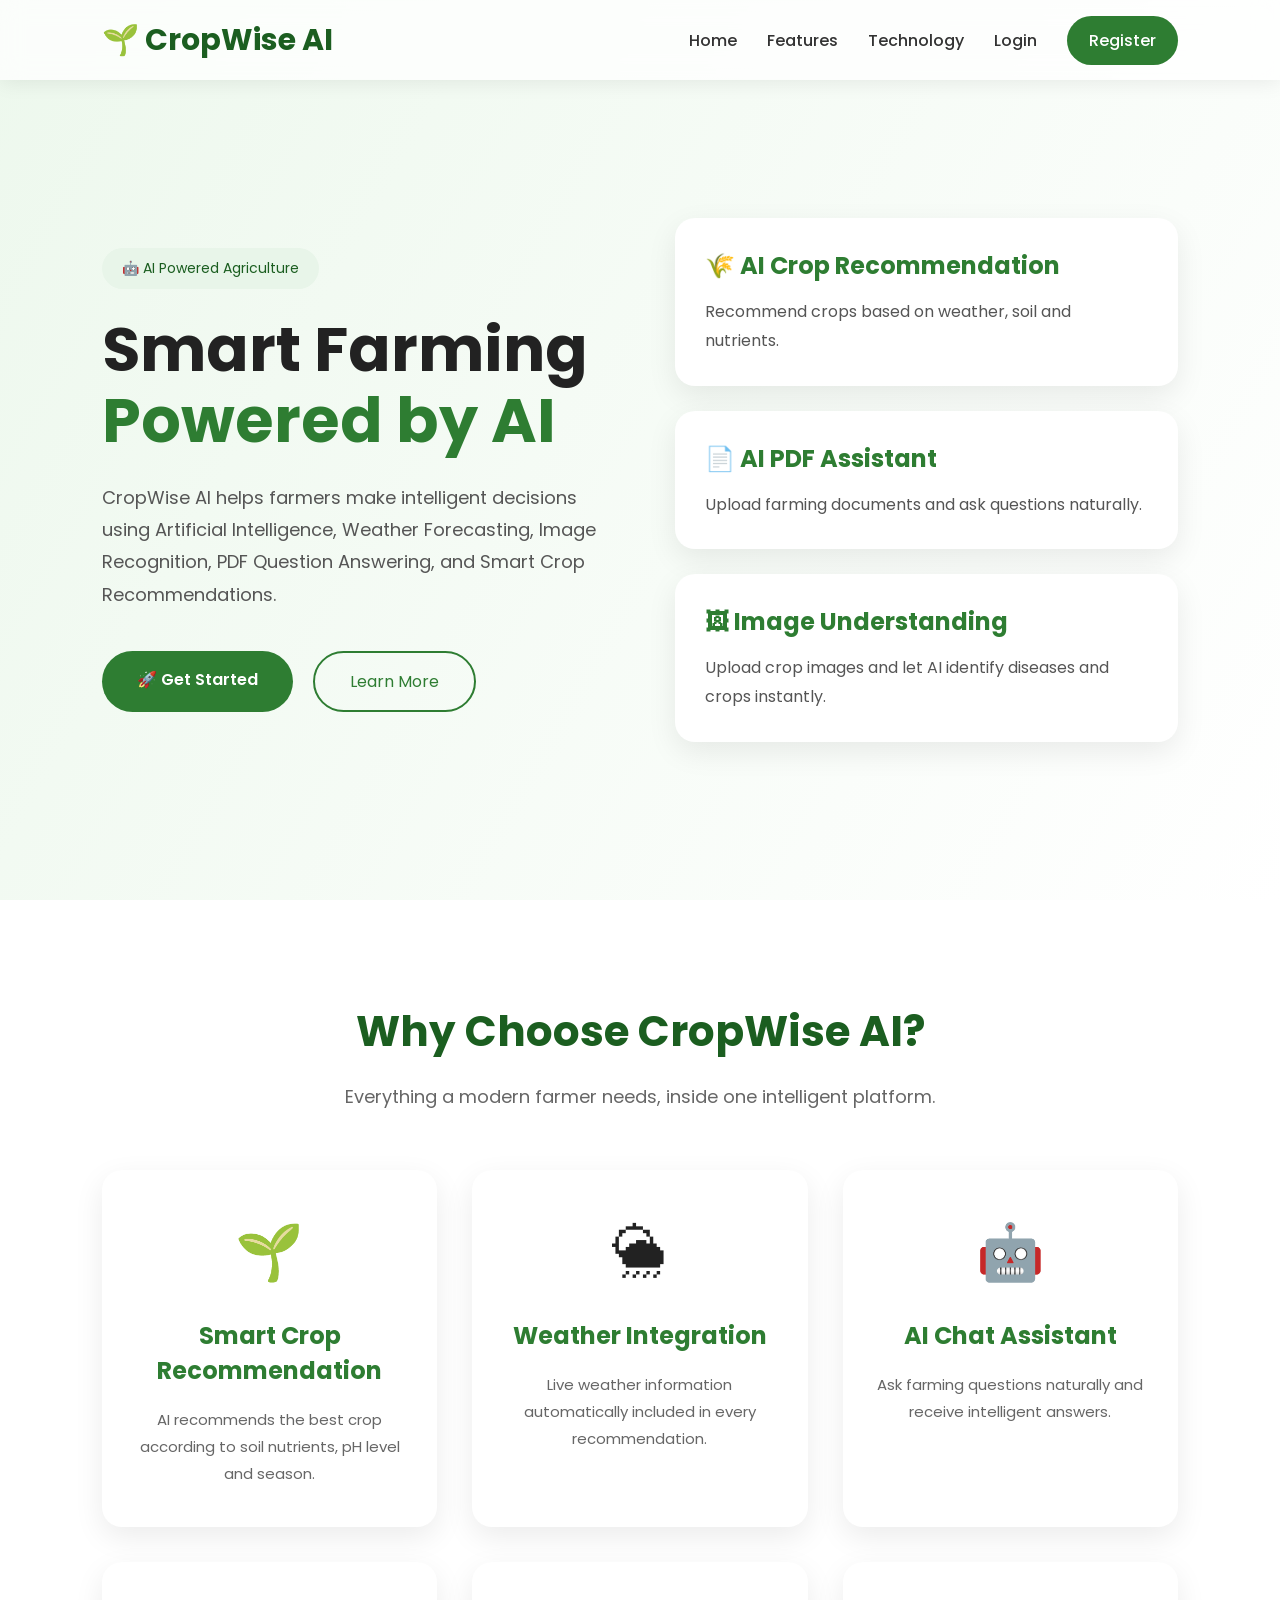
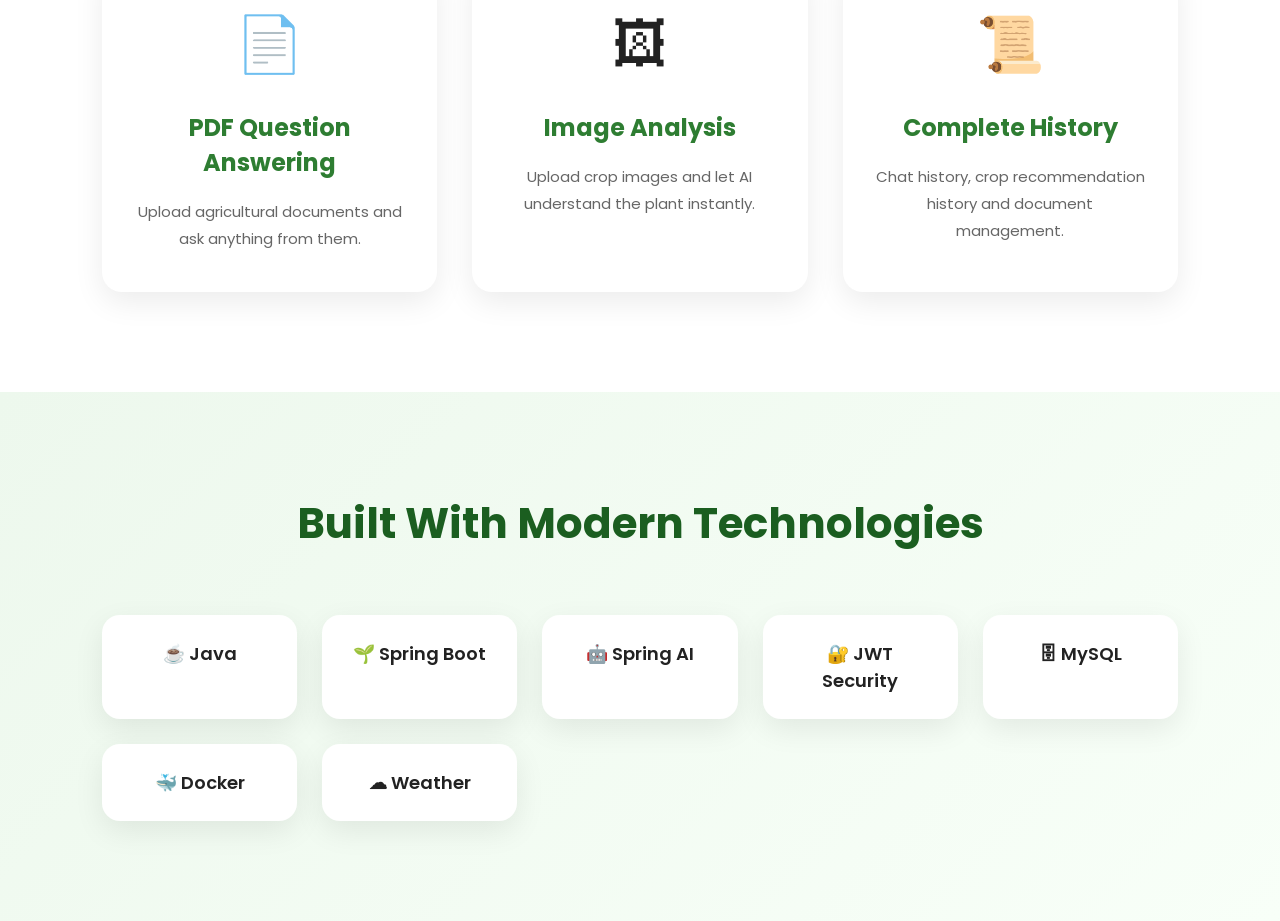
<file: frontend/farm-ai-frontend/index.html>
<!DOCTYPE html>
<html lang="en">

<head>

    <meta charset="UTF-8">

    <meta name="viewport"
          content="width=device-width, initial-scale=1.0">

    <title>CropWise AI | Smart Farming Platform</title>

    <link rel="stylesheet" href="css/style.css">

    <link rel="preconnect" href="https://fonts.googleapis.com">

    <link rel="preconnect"
          href="https://fonts.gstatic.com"
          crossorigin>

    <link href="https://fonts.googleapis.com/css2?family=Poppins:wght@300;400;500;600;700&display=swap"
          rel="stylesheet">

    <link rel="icon" type="image/png" href="cropwise-ai.png">

</head>

<body>

<!-- ================= NAVBAR ================= -->

<header class="navbar">

    <div class="logo">

        🌱 CropWise AI

    </div>

    <nav>

        <a href="index.html">Home</a>

        <a href="#features">Features</a>

        <a href="#technology">Technology</a>

        <a href="login.html">Login</a>

        <a href="register.html" class="register-btn">

            Register

        </a>

    </nav>

</header>

<!-- ================= HERO ================= -->

<section class="hero">

    <div class="hero-left">

        <span class="badge">

            🤖 AI Powered Agriculture

        </span>

        <h1>

            Smart Farming

            <span>

                Powered by AI

            </span>

        </h1>

        <p>

            CropWise AI helps farmers make intelligent decisions using

            Artificial Intelligence, Weather Forecasting,

            Image Recognition, PDF Question Answering,

            and Smart Crop Recommendations.

        </p>

        <div class="hero-buttons">

            <a href="register.html"
               class="primary-btn">

                🚀 Get Started

            </a>

            <a href="#features"
               class="secondary-btn">

                Learn More

            </a>

        </div>

    </div>

    <div class="hero-right">

        <div class="hero-card">

            <h3>

                🌾 AI Crop Recommendation

            </h3>

            <p>

                Recommend crops based on weather,

                soil and nutrients.

            </p>

        </div>

        <div class="hero-card">

            <h3>

                📄 AI PDF Assistant

            </h3>

            <p>

                Upload farming documents

                and ask questions naturally.

            </p>

        </div>

        <div class="hero-card">

            <h3>

                🖼 Image Understanding

            </h3>

            <p>

                Upload crop images and

                let AI identify diseases

                and crops instantly.

            </p>

        </div>

    </div>

</section>

<!-- ================= FEATURES ================= -->

<section id="features"
         class="features">

    <h2>

        Why Choose CropWise AI?

    </h2>

    <p>

        Everything a modern farmer needs,

        inside one intelligent platform.

    </p>

    <div class="feature-grid">

        <div class="feature-card">

            🌱

            <h3>

                Smart Crop Recommendation

            </h3>

            <p>

                AI recommends the best crop

                according to soil nutrients,

                pH level and season.

            </p>

        </div>

        <div class="feature-card">

            🌦

            <h3>

                Weather Integration

            </h3>

            <p>

                Live weather information

                automatically included

                in every recommendation.

            </p>

        </div>

        <div class="feature-card">

            🤖

            <h3>

                AI Chat Assistant

            </h3>

            <p>

                Ask farming questions naturally

                and receive intelligent answers.

            </p>

        </div>

        <div class="feature-card">

            📄

            <h3>

                PDF Question Answering

            </h3>

            <p>

                Upload agricultural documents

                and ask anything from them.

            </p>

        </div>

        <div class="feature-card">

            🖼

            <h3>

                Image Analysis

            </h3>

            <p>

                Upload crop images

                and let AI understand

                the plant instantly.

            </p>

        </div>

        <div class="feature-card">

            📜

            <h3>

                Complete History

            </h3>

            <p>

                Chat history,

                crop recommendation history

                and document management.

            </p>

        </div>

    </div>

</section>

<!-- ================= TECHNOLOGY ================= -->

<section id="technology"
         class="technology">

    <h2>

        Built With Modern Technologies

    </h2>

    <div class="tech-grid">

        <div>☕ Java</div>

        <div>🌱 Spring Boot</div>

        <div>🤖 Spring AI</div>

        <div>🔐 JWT Security</div>

        <div>🗄 MySQL</div>

        <div>🐳 Docker</div>

        <div>☁ Weather
</file>
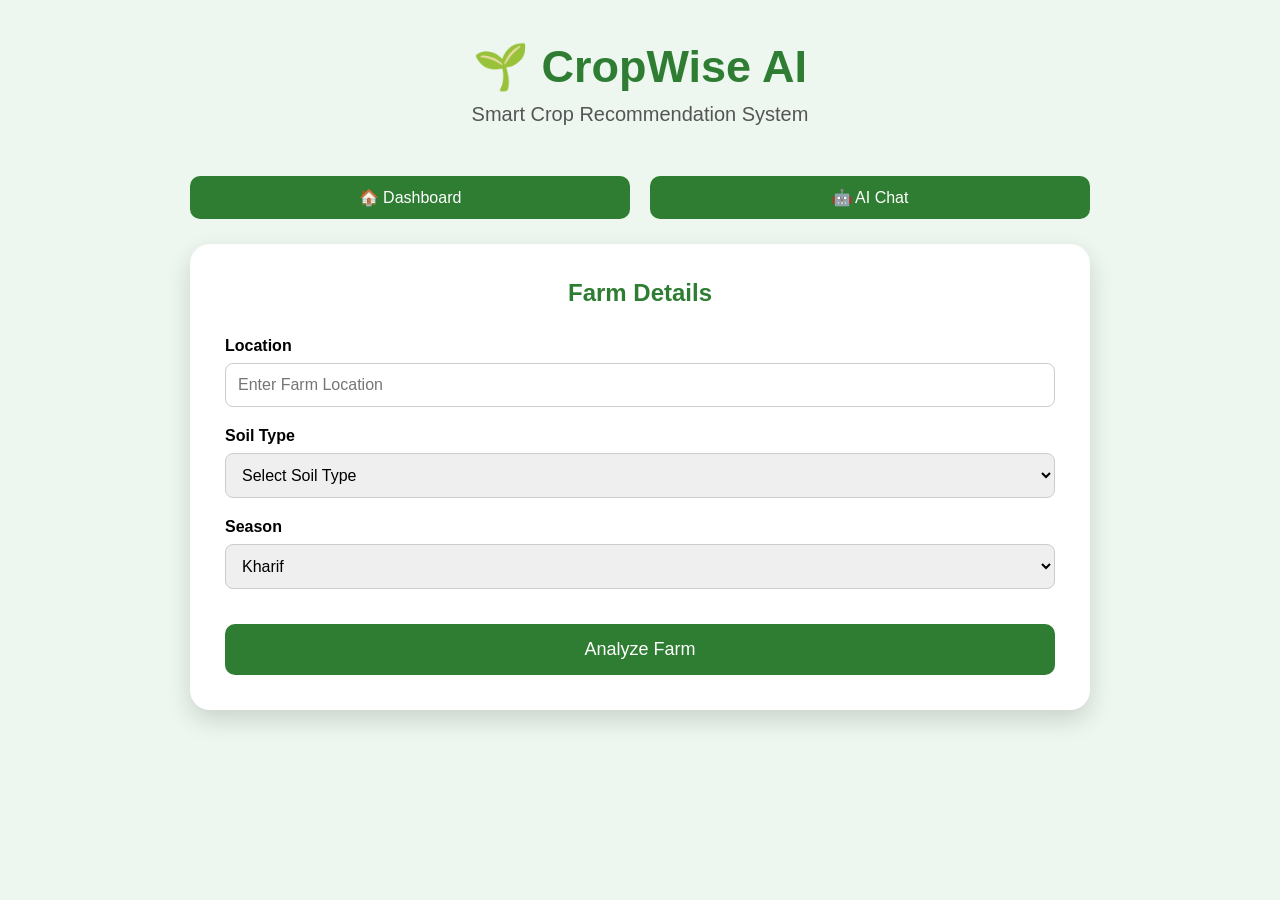
<file: frontend/farm-ai-frontend/analysis.html>
<!DOCTYPE html>
<html lang="en">
<head>
    <meta charset="UTF-8">
    <meta name="viewport" content="width=device-width, initial-scale=1.0">
    <title>CropWise AI | Farm Analysis</title>

    <link rel="stylesheet" href="css/analysis.css">

    <link rel="icon" type="image/png" href="cropwise-ai.png">
</head>

<body>

<div class="container">

    <div class="header">

        <h1>🌱 CropWise AI</h1>

        <p>Smart Crop Recommendation System</p>

    </div>

    <div class="top-actions">

        <button id="dashboardBtn">🏠 Dashboard</button>

        <button id="chatBtn">🤖 AI Chat</button>

    </div>


    <!-- ================= FORM ================= -->

    <div class="card">

        <h2>Farm Details</h2>

        <form id="analysisForm">

            <div class="input-group">

                <label>Location</label>
                <input
                        type="text"
                        id="location"
                        placeholder="Enter Farm Location"
                        required>

            </div>


            <div class="input-group">

                <label>Soil Type</label>

                <select id="soilType" required>

                    <option value="">Select Soil Type</option>

                    <option>Sandy</option>

                    <option>Clay</option>

                    <option>Loamy</option>

                    <option>Black</option>

                    <option>Red</option>

                </select>

            </div>


            <div class="input-group">

                <label>Season</label>

                <select id="season">

                    <option>Kharif</option>

                    <option>Rabi</option>

                    <option>Zaid</option>

                </select>

            </div>


            <button
                    type="submit"
                    id="analyzeBtn">

                Analyze Farm

            </button>

        </form>

    </div>


    <!-- ================= LOADING ================= -->

    <div
            id="loading"
            class="loading">

        <div class="spinner"></div>

        <p>AI is analyzing your farm...</p>

    </div>


    <!-- ================= RESULT ================= -->

    <div
            class="result-card"
            id="resultCard">

        <h2>🌾 Crop Recommendation</h2>

        <div class="result-item">

            <span>Recommended Crop</span>

            <p id="crop"></p>

        </div>

        <div class="result-item">

            <span>Reason</span>

            <p id="reason"></p>

        </div>

        <div class="result-item">

            <span>Fertilizer</span>

            <p id="fertilizer"></p>

        </div>

        <div class="result-item">

            <span>Pesticide</span>

            <p id="pesticide"></p>

        </div>

        <div class="result-item">

            <span>Irrigation</span>

            <p id="irrigation"></p>

        </div>

        <div class="result-item">

            <span>Disease Risk</span>

            <p id="diseaseRisk"></p>

        </div>

        <div class="result-item">

            <span>Harvest Time</span>

            <p id="harvestTime"></p>

        </div>

        <div class="result-item">

            <span>Expected Yield</span>

            <p id="expectedYield"></p>

        </div>

        <div class="result-item">

            <span>Temperature</span>

            <p id="temperature"></p>

        </div>

        <div class="result-item">

            <span>Humidity</span>

            <p id="humidity"></p>

        </div>

        <div class="result-item">

            <span>Weather</span>

            <p id="weather"></p>

        </div>

        <!-- Navigation Buttons -->

        <div
                id="resultActions"
                class="result-actions"
                style="display:none;">

            <button
                    id="goDashboardBtn"
                    class="action-btn">

                🏠 Dashboard

            </button>

            <button
                    id="goChatBtn"
                    class="action-btn secondary">

                🤖 Ask AI

            </button>

        </div>

    </div>

</div>

<script src="js/config.js"></script>
<script src="js/analysis.js"></script>

</body>
</html>
</file>
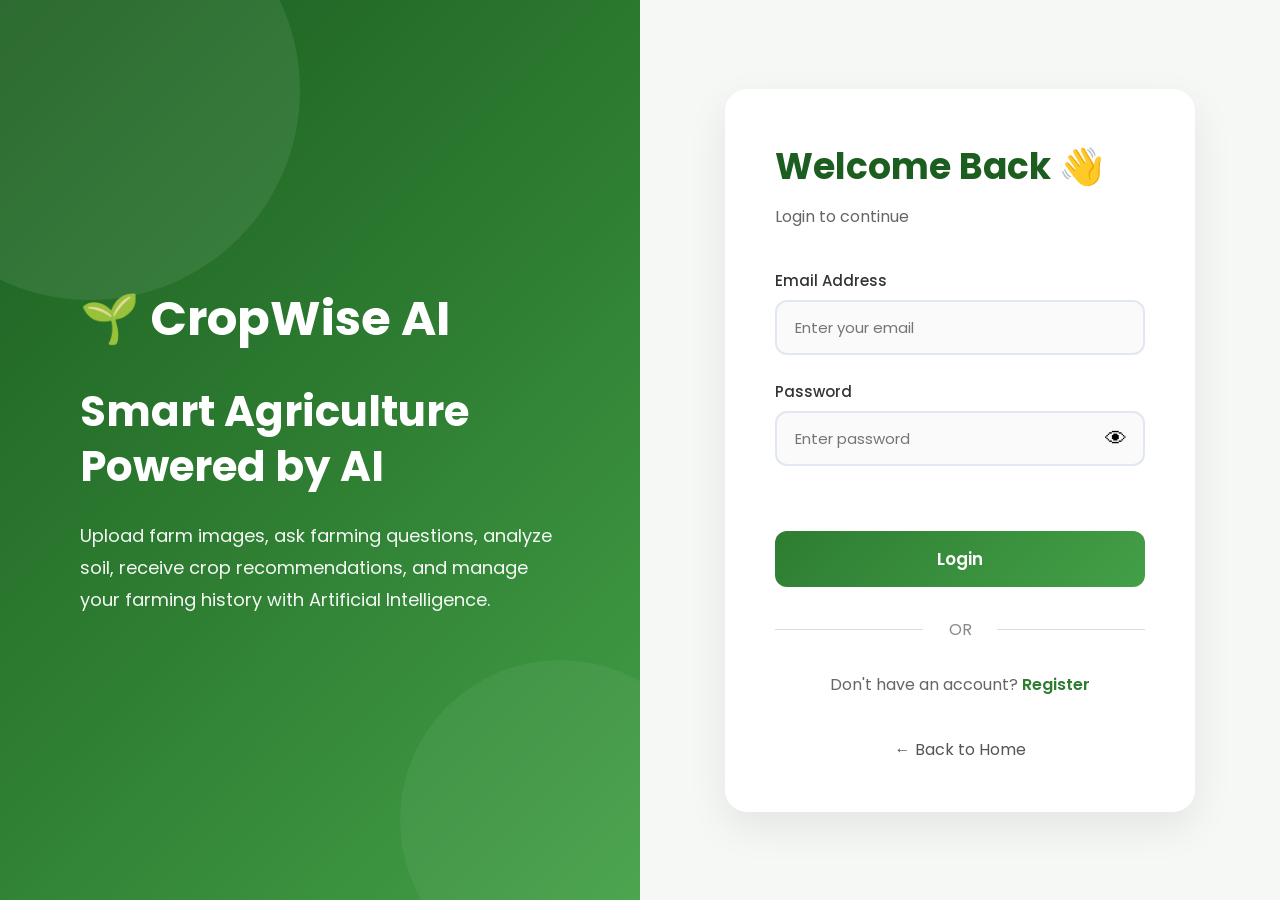
<file: frontend/farm-ai-frontend/chat.html>
<!DOCTYPE html>
<html lang="en">

<head>

    <meta charset="UTF-8">

    <meta
            name="viewport"
            content="width=device-width, initial-scale=1.0">

    <title>Farm AI Assistant</title>

    <link
            rel="stylesheet"
            href="css/chat.css">

    <link rel="icon" type="image/png" href="cropwise-ai.png">

</head>

<body>

<div class="app-container">

    <!-- ================= SIDEBAR ================= -->

    <aside class="sidebar">

        <div class="logo">

            🌱 CropWise AI

        </div>

        <button
                id="newChatBtn"
                class="new-chat-btn">

            + New Chat

        </button>

        <div class="conversation-title">

            Conversations

        </div>

        <div
                id="conversationList"
                class="conversation-list">

        </div>

        <button
                id="dashboardBtn"
                class="sidebar-btn">

            🏠 Dashboard

        </button>

        <button
                id="analysisBtn"
                class="sidebar-btn">

            🌾 Farm Analysis

        </button>

        <button
                id="historyBtn"
                class="sidebar-btn">

            📜 History

        </button>

        <button
                id="logoutBtn"
                class="logout-btn">

            Logout

        </button>

    </aside>

    <!-- ================= CHAT ================= -->

    <main class="chat-container">

        <!-- HEADER -->

        <div class="chat-header">

            <div>

                <h2>

                    🤖 Farm AI Assistant

                </h2>

                <p>

                    Ask anything about farming

                </p>

            </div>

        </div>

        <!-- CHAT -->

        <div
                id="chatBox"
                class="chat-box">

            <div class="welcome-card">

                <h2>

                    Welcome 👋

                </h2>

                <p>

                    I can help you with

                </p>

                <ul>

                    <li>🌾 Crop Recommendation</li>

                    <li>🌦 Weather</li>

                    <li>📄 PDF Question Answering</li>

                    <li>🖼 Image Understanding</li>

                    <li>💰 Crop Prices</li>

                </ul>

            </div>

        </div>

        <!-- Uploaded files -->

        <div
                id="attachmentContainer"
                class="attachment-container">

        </div>

        <!-- Typing -->

        <div
                id="typingIndicator"
                class="typing-indicator">

            🤖 AI is thinking...

        </div>

        <!-- INPUT -->

        <div class="chat-input">

            <div class="upload-row">

                <label class="upload-btn">

                    📄 PDF

                    <input
                            id="pdfInput"
                            type="file"
                            accept=".pdf,.txt"
                            hidden>

                </label>

                <label class="upload-btn">

                    🖼 Image

                    <input
                            id="imageInput"
                            type="file"
                            accept="image/*"
                            hidden>

                </label>

            </div>

            <div class="input-row">

                <textarea

                        id="question"

                        placeholder="Ask anything about farming..."

                        rows="2">

                </textarea>

                <button
                        id="sendBtn">

                    Send

                </button>

            </div>

        </div>

    </main>

</div>

<div id="deleteConversationModal" class="modal">

    <div class="confirm-card">

        <h2>Delete Conversation?</h2>

        <p>
            This conversation will be permanently deleted.
        </p>

        <div class="confirm-buttons">

            <button
                id="cancelConversationDelete"
                class="secondary-btn">

                Cancel

            </button>

            <button
                id="confirmConversationDelete"
                class="danger-btn">

                Delete

            </button>

        </div>

    </div>

</div>

<script src="js/config.js"></script>

<script src="js/api.js"></script>

<script src="js/chat.js"></script>

</body>

</html>
</file>
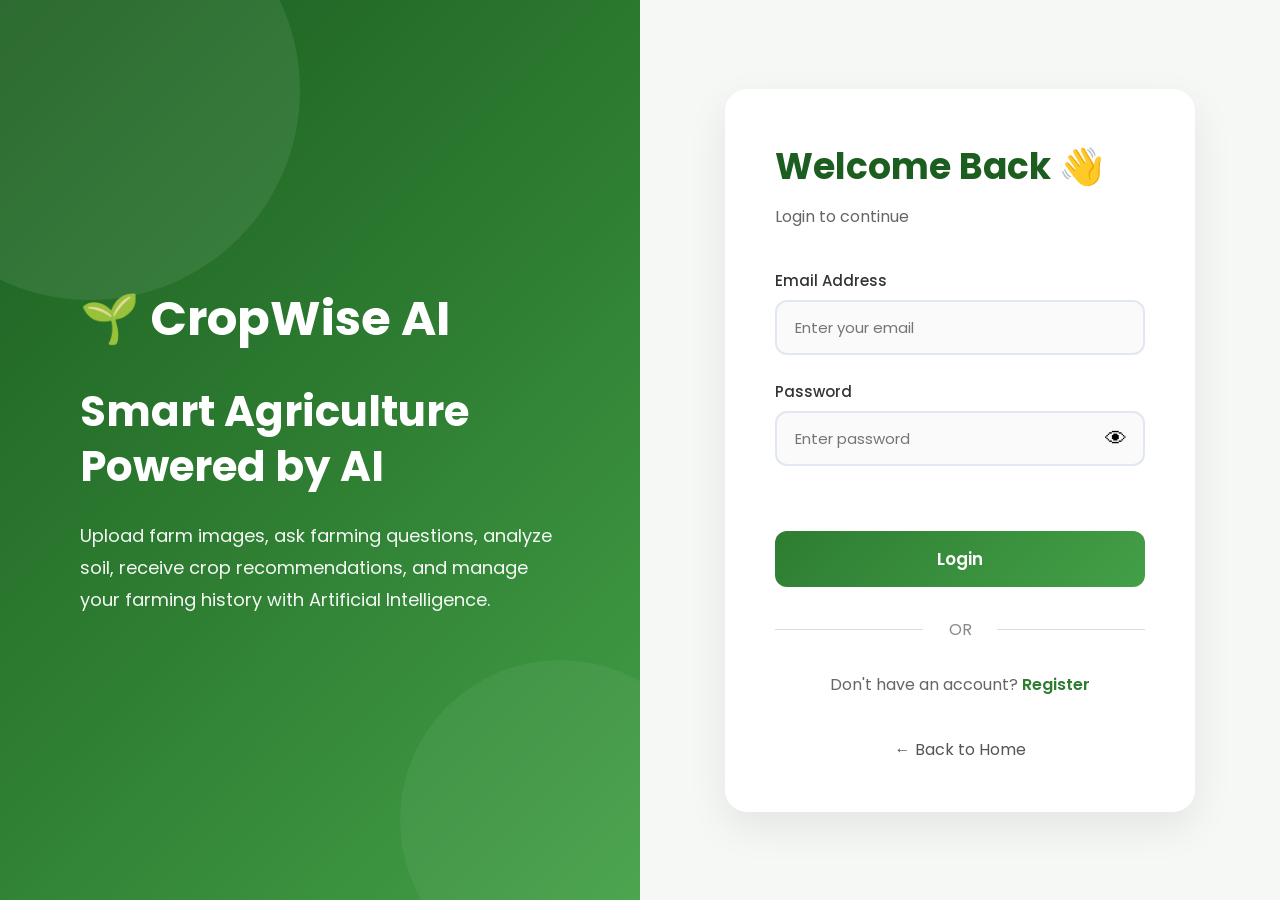
<file: frontend/farm-ai-frontend/dashboard.html>
<!DOCTYPE html>
<html lang="en">

<head>

    <meta charset="UTF-8">

    <meta name="viewport"
          content="width=device-width, initial-scale=1.0">

    <title>Dashboard | CropWise AI</title>

    <link rel="stylesheet"
          href="css/dashboard.css">

    <link rel="icon" type="image/png" href="cropwise-ai.png">

</head>

<body>

<div class="dashboard">

    <!-- ================= SIDEBAR ================= -->

    <aside class="sidebar">

        <div>

            <div class="logo">

                🌱

                <h2>CropWise AI</h2>

            </div>

            <nav class="menu">

                <button id="dashboardBtn">

                    🏠 Dashboard

                </button>

                <button id="chatBtn">

                    🤖 AI Assistant

                </button>

                <button id="analysisBtn">

                    🌾 Farm Analysis

                </button>

                <button id="historyBtn">

                    📜 Recommendation History

                </button>

            </nav>

        </div>

        <button
                id="logoutBtn"
                class="logout-btn">

            🚪 Logout

        </button>

    </aside>



    <!-- ================= MAIN ================= -->

    <main class="main">

        <!-- Welcome -->

        <section class="welcome">

            <h1>

                Welcome to CropWise AI 👋

            </h1>

            <p>

                Your intelligent farming assistant powered by
                Spring Boot, Spring AI and Gemini.

            </p>

        </section>



        <!-- ================= Dashboard Statistics ================= -->

        <section class="stats-section">

            <h2>

                📊 Dashboard Statistics

            </h2>

            <div class="stats-grid">

                <div class="stat-card">

                    <div class="stat-icon">🤖</div>

                    <h1 id="chatCount">0</h1>

                    <p>AI Chats</p>

                </div>

                <div class="stat-card">

                    <div class="stat-icon">🌾</div>

                    <h1 id="analysisCount">0</h1>

                    <p>Farm Analyses</p>

                </div>

                <div class="stat-card">

                    <div class="stat-icon">📄</div>

                    <h1 id="pdfCount">0</h1>

                    <p>PDF Uploads</p>

                </div>

                <div class="stat-card">

                    <div class="stat-icon">🖼️</div>

                    <h1 id="imageCount">0</h1>

                    <p>Images Uploaded</p>

                </div>

            </div>

        </section>

        <!-- ================= Smart Farming Tips ================= -->

        <section class="tips-section">

            <div class="tips-card">

                <h2>

                    💡 Smart Farming Tips

                </h2>

                <ul>

                    <li>Analyze your soil before sowing.</li>

                    <li>Check weather before irrigation.</li>

                    <li>Upload crop images to detect diseases.</li>

                    <li>Ask questions from agriculture PDFs.</li>

                    <li>Review previous recommendations before planting.</li>

                </ul>

            </div>

        </section>

    </main>

</div>



<!-- ================= Logout Modal ================= -->

<div
        id="logoutModal"
        class="modal">

    <div class="modal-content">

        <h2>

            Logout?

        </h2>

        <p>

            Are you sure you want to logout?

        </p>

        <div class="modal-buttons">

            <button
                    id="cancelLogout"
                    class="secondary-btn">

                Cancel

            </button>

            <button
                    id="confirmLogout"
                    class="danger-btn">

                Logout

            </button>

        </div>

    </div>

</div>

<script src="js/config.js"></script>

<script src="js/dashboard.js"></script>

</body>

</html>
</file>
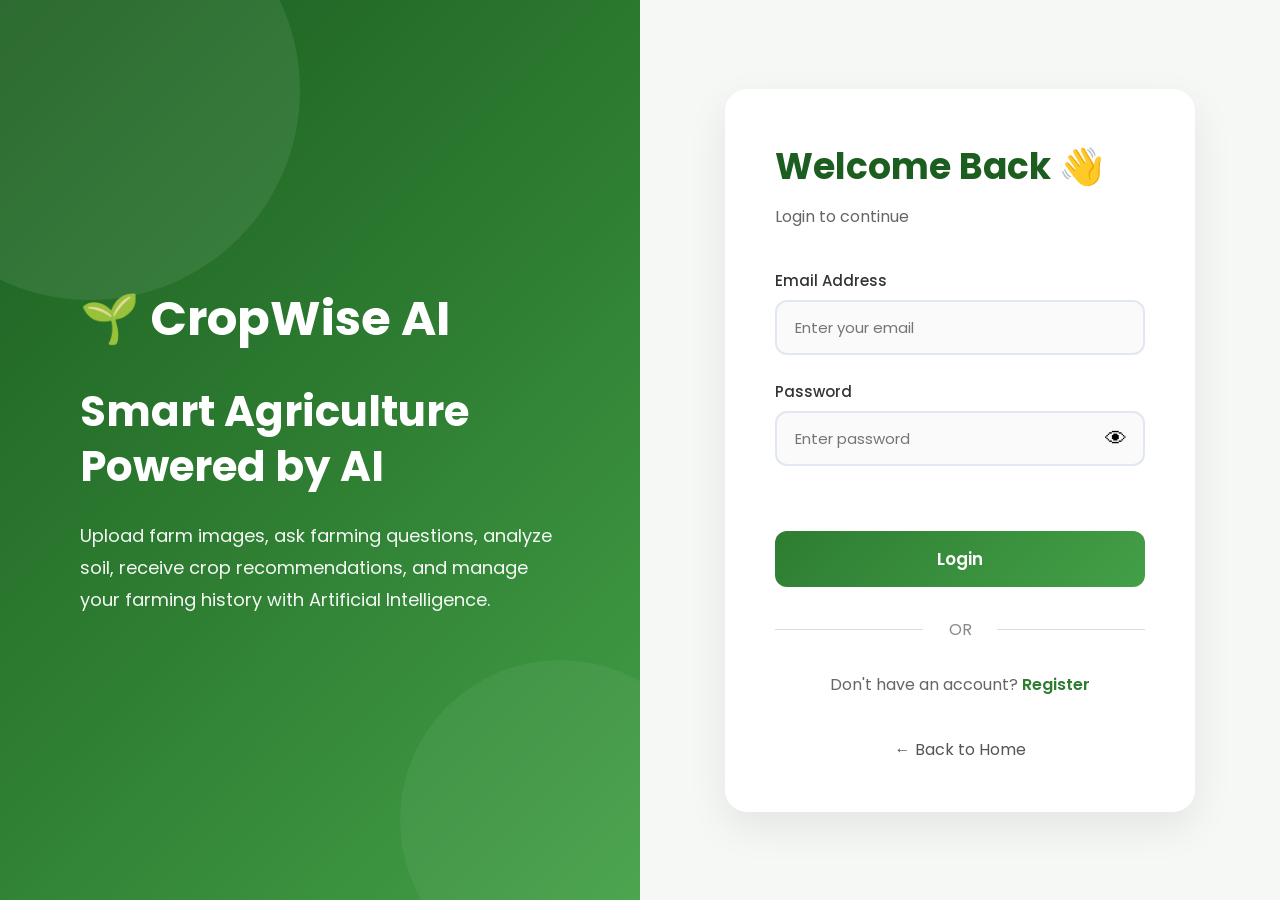
<file: frontend/farm-ai-frontend/history.html>
<!DOCTYPE html>
<html lang="en">

<head>

    <meta charset="UTF-8">

    <meta name="viewport"
          content="width=device-width, initial-scale=1.0">

    <title>Farm Analysis History | CropWise AI</title>

    <link rel="stylesheet" href="css/history.css">

    <link rel="icon" type="image/png" href="cropwise-ai.png">

</head>

<body>

<!-- ================= NAVBAR ================= -->

<header class="navbar">

    <div class="logo">

        🌱 CropWise AI                  

    </div>

    <button
            class="back-btn"
            onclick="window.location.href='dashboard.html'">

        ← Dashboard

    </button>

</header>

<!-- ================= PAGE HEADER ================= -->

<section class="page-header">

    <h1>

        🌾 Farm Analysis History

    </h1>

    <p>

        View all AI-generated crop recommendations saved from your farm analysis.

    </p>

</section>

<!-- ================= ACTION BAR ================= -->

<section class="action-bar">

    <button
            id="deleteAllBtn"
            class="danger-btn">

        🗑 Delete All History

    </button>

</section>

<!-- ================= MESSAGE ================= -->

<div id="messageBox"></div>

<!-- ================= HISTORY ================= -->

<div
        id="historyContainer"
        class="history-container">

</div>

<!-- ================= Pagination ================= -->

<div id="pagination" class="pagination">

    <button id="prevPage" class="page-btn">

        ← Previous

    </button>

    <span id="pageInfo">

        Page 1 of 1

    </span>

    <button id="nextPage" class="page-btn">

        Next →

    </button>

</div>  

<!-- ================= DETAILS MODAL ================= -->

<div
        id="detailsModal"
        class="modal">

    <div class="modal-card">

        <div class="modal-header">

            <h2>

                Recommendation Details

            </h2>

            <span id="closeDetails">

                &times;

            </span>

        </div>

        <div id="modalBody">

        </div>

    </div>

</div>

<!-- ================= DELETE ONE ================= -->

<div
        id="deleteModal"
        class="modal">

    <div class="confirm-card">

        <h2>

            Delete Recommendation?

        </h2>

        <p>

            This recommendation will be permanently deleted.

        </p>

        <div class="confirm-buttons">

            <button
                    id="confirmDelete"
                    class="danger-btn">

                Delete

            </button>

            <button
                    id="cancelDelete"
                    class="secondary-btn">

                Cancel

            </button>

        </div>

    </div>

</div>

<!-- ================= DELETE ALL ================= -->

<div
        id="deleteAllModal"
        class="modal">

    <div class="confirm-card">

        <h2>

            Delete Entire History?

        </h2>

        <p>

            This action cannot be undone.

        </p>

        <div class="confirm-buttons">

            <button
                    id="confirmDeleteAll"
                    class="danger-btn">

                Delete All

            </button>

            <button
                    id="cancelDeleteAll"
                    class="secondary-btn">

                Cancel

            </button>

        </div>

    </div>

</div>

<!-- ================= LOADER ================= -->

<div
        id="loader"
        class="loader">

    <div class="spinner"></div>

    <p>

        Loading Farm History...

    </p>

</div>

<script src="js/config.js"></script>

<script src="js/history.js"></script>

</body>

</html>
</file>
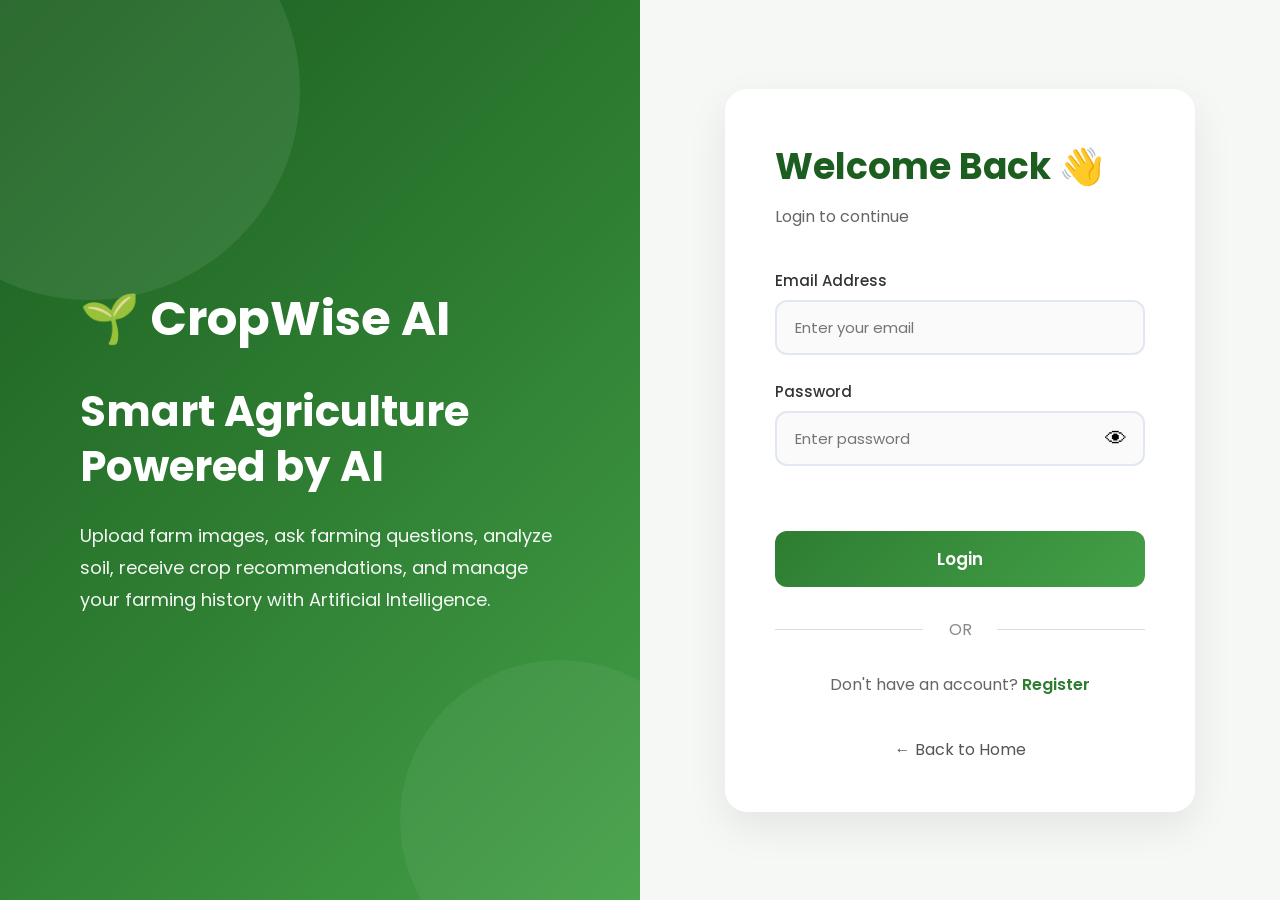
<file: frontend/farm-ai-frontend/login.html>
<!DOCTYPE html>
<html lang="en">

<head>

    <meta charset="UTF-8">

    <meta name="viewport"
          content="width=device-width, initial-scale=1.0">

    <title>Login | CropWise AI</title>

    <link rel="stylesheet" href="css/auth.css">

    <link rel="preconnect"
          href="https://fonts.googleapis.com">

    <link rel="preconnect"
          href="https://fonts.gstatic.com"
          crossorigin>

    <link href="https://fonts.googleapis.com/css2?family=Poppins:wght@300;400;500;600;700&display=swap"
          rel="stylesheet">

    <link rel="icon" type="image/png" href="cropwise-ai.png">

</head>

<body>

<div class="login-container">

    <!-- Left Side -->

    <div class="left-panel">

        <div class="overlay">

            <h1>

                🌱 CropWise AI

            </h1>

            <h2>

                Smart Agriculture

                Powered by AI

            </h2>

            <p>

                Upload farm images, ask farming questions,

                analyze soil, receive crop recommendations,

                and manage your farming history

                with Artificial Intelligence.

            </p>

        </div>

    </div>

    <!-- Right Side -->

    <div class="right-panel">

        <div class="login-card">

            <h2>

                Welcome Back 👋

            </h2>

            <p>

                Login to continue

            </p>

            <form id="loginForm">

                <!-- Email -->

                <div class="input-box">

                    <label>

                        Email Address

                    </label>

                    <input

                            type="email"

                            id="email"

                            placeholder="Enter your email"

                            required>

                </div>

                <!-- Password -->

                <div class="input-box">

                    <label>

                        Password

                    </label>

                    <div class="password-box">

                        <input

                                type="password"

                                id="password"

                                placeholder="Enter password"

                                required>

                        <span
                                id="togglePassword"
                                class="toggle-password">

                            👁

                        </span>

                    </div>

                </div>

                <div
                        id="loginMessage"
                        class="message">

                </div>

                <button
                        type="submit"
                        class="login-btn">

                    Login

                </button>

            </form>

            <div class="divider">

                OR

            </div>

            <p class="register-text">

                Don't have an account?

                <a href="register.html">

                    Register

                </a>

            </p>

            <a

                    href="index.html"

                    class="back-home">

                ← Back to Home

            </a>

        </div>

    </div>

</div>

<script src="js/config.js"></script>

<script src="js/login.js"></script>

</body>

</html>
</file>
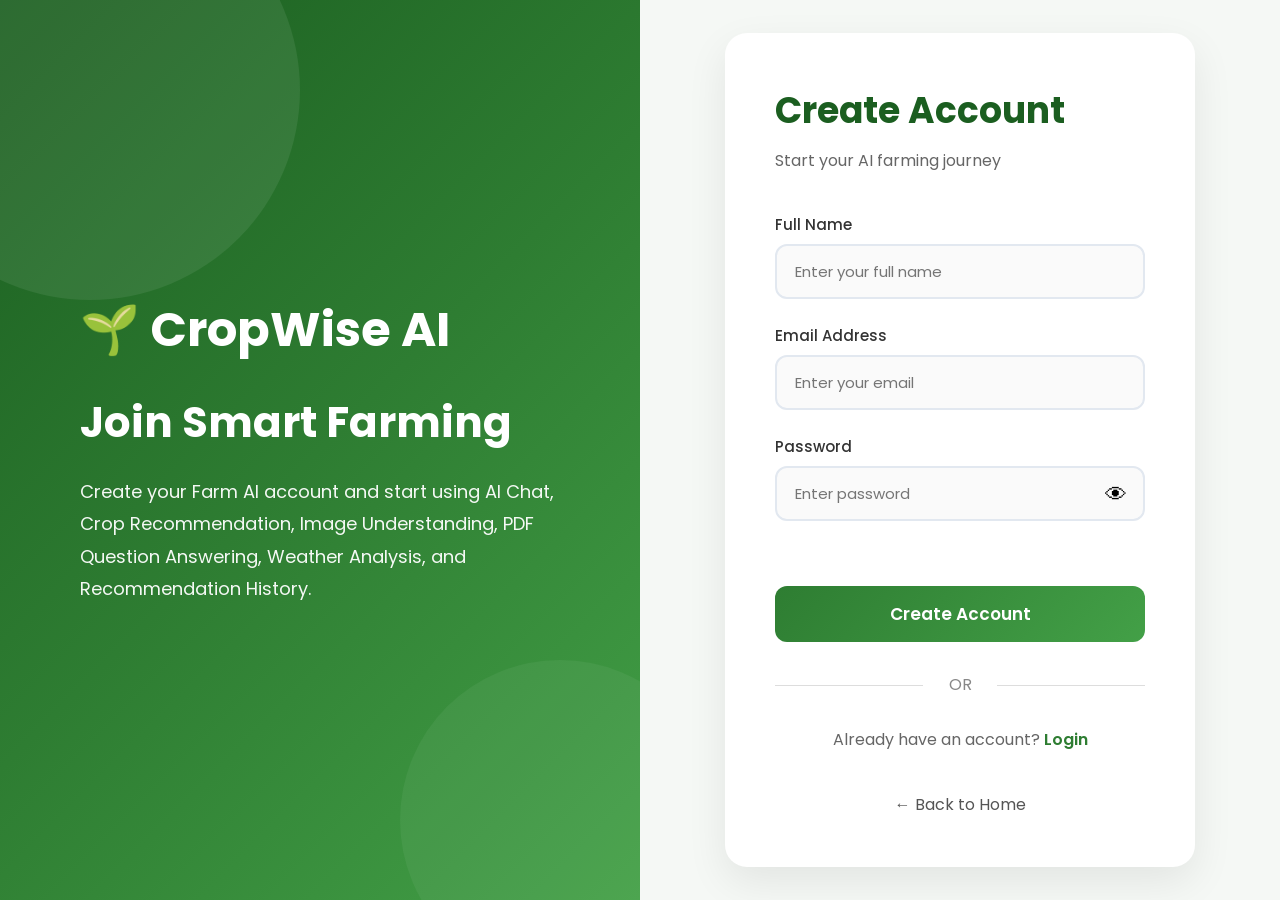
<file: frontend/farm-ai-frontend/register.html>
<!DOCTYPE html>
<html lang="en">

<head>

    <meta charset="UTF-8">

    <meta name="viewport"
          content="width=device-width, initial-scale=1.0">

    <title>Register | CropWise AI</title>

    <link rel="stylesheet" href="css/auth.css">

    <link rel="preconnect"
          href="https://fonts.googleapis.com">

    <link rel="preconnect"
          href="https://fonts.gstatic.com"
          crossorigin>

    <link href="https://fonts.googleapis.com/css2?family=Poppins:wght@300;400;500;600;700&display=swap"
          rel="stylesheet">

    <link rel="icon" type="image/png" href="cropwise-ai.png">

</head>

<body>

<div class="login-container">

    <!-- LEFT -->

    <div class="left-panel">

        <div class="overlay">

            <h1>

                🌱 CropWise AI

            </h1>

            <h2>

                Join Smart Farming

            </h2>

            <p>

                Create your Farm AI account and start using
                AI Chat, Crop Recommendation,
                Image Understanding,
                PDF Question Answering,
                Weather Analysis,
                and Recommendation History.

            </p>

        </div>

    </div>

    <!-- RIGHT -->

    <div class="right-panel">

        <div class="login-card">

            <h2>

                Create Account

            </h2>

            <p>

                Start your AI farming journey

            </p>

            <form id="registerForm">

                <div class="input-box">

                    <label>

                        Full Name

                    </label>

                    <input

                            type="text"

                            id="name"

                            placeholder="Enter your full name"

                            required>

                </div>

                <div class="input-box">

                    <label>

                        Email Address

                    </label>

                    <input

                            type="email"

                            id="email"

                            placeholder="Enter your email"

                            required>

                </div>

                <div class="input-box">

                    <label>

                        Password

                    </label>

                    <div class="password-box">

                        <input

                                type="password"

                                id="password"

                                placeholder="Enter password"

                                required>

                        <span

                                id="togglePassword"

                                class="toggle-password">

                            👁

                        </span>

                    </div>

                </div>

                <div

                        id="registerMessage"

                        class="message">

                </div>

                <button

                        type="submit"

                        class="login-btn">

                    Create Account

                </button>

            </form>

            <div class="divider">

                OR

            </div>

            <p class="register-text">

                Already have an account?

                <a href="login.html">

                    Login

                </a>

            </p>

            <a

                    href="index.html"

                    class="back-home">

                ← Back to Home

            </a>

        </div>

    </div>

</div>

<script src="js/config.js"></script>

<script src="js/register.js"></script>

</body>

</html>
</file>
<file: frontend/farm-ai-frontend/css/style.css>
/* =====================================================
   GOOGLE FONT
===================================================== */

@import url('https://fonts.googleapis.com/css2?family=Poppins:wght@300;400;500;600;700;800&display=swap');

/* =====================================================
   RESET
===================================================== */

*{
    margin:0;
    padding:0;
    box-sizing:border-box;
    scroll-behavior:smooth;
}

body{

    font-family:'Poppins',sans-serif;

    background:#f5f8f5;

    color:#222;

    overflow-x:hidden;

}

/* =====================================================
   VARIABLES
===================================================== */

:root{

    --primary:#2E7D32;

    --secondary:#43A047;

    --light:#E8F5E9;

    --dark:#1B5E20;

    --white:#ffffff;

    --gray:#666;

    --shadow:0 10px 30px rgba(0,0,0,.08);

    --radius:18px;

}

/* =====================================================
   NAVBAR
===================================================== */

.navbar{

    position:fixed;

    top:0;

    left:0;

    width:100%;

    height:80px;

    padding:0 8%;

    display:flex;

    justify-content:space-between;

    align-items:center;

    background:rgba(255,255,255,.75);

    backdrop-filter:blur(12px);

    box-shadow:0 2px 20px rgba(0,0,0,.08);

    z-index:1000;

}

.logo{

    font-size:30px;

    font-weight:700;

    color:var(--dark);

}

nav{

    display:flex;

    align-items:center;

    gap:30px;

}

nav a{

    text-decoration:none;

    color:#333;

    font-weight:500;

    transition:.3s;

}

nav a:hover{

    color:var(--primary);

}

.register-btn{

    background:var(--primary);

    color:white !important;

    padding:12px 22px;

    border-radius:30px;

    transition:.3s;

}

.register-btn:hover{

    background:var(--dark);

}

/* =====================================================
   HERO
===================================================== */

.hero{

    min-height:100vh;

    display:flex;

    justify-content:space-between;

    align-items:center;

    padding:140px 8% 80px;

    gap:70px;

    background:

    linear-gradient(

    120deg,

    #edf8ed,

    #ffffff

    );

}

.hero-left{

    flex:1;

}

.badge{

    display:inline-block;

    background:var(--light);

    color:var(--dark);

    padding:10px 20px;

    border-radius:30px;

    font-size:14px;

    margin-bottom:25px;

}

.hero-left h1{

    font-size:62px;

    line-height:1.15;

    font-weight:700;

    margin-bottom:25px;

}

.hero-left h1 span{

    color:var(--primary);

}

.hero-left p{

    font-size:18px;

    color:#555;

    line-height:1.8;

    margin-bottom:40px;

}

/* =====================================================
   HERO BUTTONS
===================================================== */

.hero-buttons{

    display:flex;

    gap:20px;

}

.primary-btn{

    background:var(--primary);

    color:white;

    text-decoration:none;

    padding:16px 35px;

    border-radius:50px;

    font-weight:600;

    transition:.35s;

}

.primary-btn:hover{

    background:var(--dark);

    transform:translateY(-3px);

}

.secondary-btn{

    border:2px solid var(--primary);

    color:var(--primary);

    text-decoration:none;

    padding:16px 35px;

    border-radius:50px;

    transition:.35s;

}

.secondary-btn:hover{

    background:var(--primary);

    color:white;

}

/* =====================================================
   HERO RIGHT
===================================================== */

.hero-right{

    flex:1;

    display:flex;

    flex-direction:column;

    gap:25px;

}

.hero-card{

    background:white;

    padding:30px;

    border-radius:20px;

    box-shadow:var(--shadow);

    transition:.35s;

}

.hero-card:hover{

    transform:translateY(-8px);

}

.hero-card h3{

    color:var(--primary);

    margin-bottom:15px;

    font-size:24px;

}

.hero-card p{

    color:#555;

    line-height:1.8;

}

/* =====================================================
   FEATURES SECTION
===================================================== */

.features{

    padding:100px 8%;

    background:#ffffff;

    text-align:center;

}

.features h2{

    font-size:42px;

    color:var(--dark);

    margin-bottom:20px;

}

.features>p{

    color:#666;

    font-size:18px;

    margin-bottom:60px;

}

.feature-grid{

    display:grid;

    grid-template-columns:repeat(auto-fit,minmax(300px,1fr));

    gap:35px;

}

.feature-card{

    background:#ffffff;

    padding:40px 30px;

    border-radius:20px;

    box-shadow:var(--shadow);

    transition:.35s;

    font-size:55px;

}

.feature-card:hover{

    transform:translateY(-10px);

    box-shadow:0 18px 40px rgba(0,0,0,.12);

}

.feature-card h3{

    margin:25px 0 18px;

    color:var(--primary);

    font-size:24px;

}

.feature-card p{

    color:#666;

    line-height:1.8;

    font-size:15px;

}

/* =====================================================
   TECHNOLOGY SECTION
===================================================== */

.technology{

    padding:100px 8%;

    background:linear-gradient(135deg,#edf8ed,#f8fff8);

    text-align:center;

}

.technology h2{

    font-size:42px;

    color:var(--dark);

    margin-bottom:60px;

}

.tech-grid{

    display:grid;

    grid-template-columns:repeat(auto-fit,minmax(170px,1fr));

    gap:25px;

}

.tech-grid div{

    background:white;

    padding:25px;

    border-radius:18px;

    box-shadow:var(--shadow);

    font-size:18px;

    font-weight:600;

    transition:.35s;

}

.tech-grid div:hover{

    background:var(--primary);

    color:white;

    transform:translateY(-8px);

}

/* =====================================================
   CTA SECTION
===================================================== */

.cta{

    padding:100px 8%;

    background:linear-gradient(135deg,var(--primary),var(--dark));

    text-align:center;

    color:white;

}

.cta h2{

    font-size:46px;

    margin-bottom:25px;

}

.cta p{

    max-width:700px;

    margin:0 auto 40px;

    line-height:1.8;

    font-size:18px;

}

.cta .primary-btn{

    background:white;

    color:var(--primary);

}

.cta .primary-btn:hover{

    background:#f5f5f5;

}

/* =====================================================
   FOOTER
===================================================== */

footer{

    background:#1b1b1b;

    color:white;

    text-align:center;

    padding:60px 8%;

}

footer h3{

    font-size:32px;

    margin-bottom:20px;

}

footer p{

    color:#cfcfcf;

    margin-bottom:20px;

}

.footer-links{

    display:flex;

    justify-content:center;

    gap:30px;

    margin:30px 0;

}

.footer-links a{

    color:white;

    text-decoration:none;

    transition:.3s;

}

.footer-links a:hover{

    color:#90EE90;

}

.copyright{

    margin-top:30px;

    color:#888;

    font-size:14px;

}

/* =====================================================
   ANIMATIONS
===================================================== */

@keyframes fadeUp{

    from{

        opacity:0;
        transform:translateY(40px);

    }

    to{

        opacity:1;
        transform:translateY(0);

    }

}

.hero-left{

    animation:fadeUp .8s ease;

}

.hero-right{

    animation:fadeUp 1s ease;

}

.feature-card{

    animation:fadeUp .8s ease;

}

.hero-card{

    animation:fadeUp .9s ease;

}

/* =====================================================
   HOVER EFFECTS
===================================================== */

.feature-card,
.hero-card,
.tech-grid div{

    cursor:pointer;

}

.feature-card:hover h3,
.hero-card:hover h3{

    color:#1B5E20;

}

/* =====================================================
   SELECTION
===================================================== */

::selection{

    background:#2E7D32;

    color:white;

}

/* =====================================================
   IMAGE PLACEHOLDER
===================================================== */

.hero-right::before{

    content:"";

    position:absolute;

    width:220px;

    height:220px;

    background:rgba(67,160,71,.08);

    border-radius:50%;

    right:40px;

    top:30px;

    filter:blur(50px);

    z-index:-1;

}

.hero{

    position:relative;

    overflow:hidden;

}

/* =====================================================
   SCROLLBAR
===================================================== */

::-webkit-scrollbar{

    width:10px;

}

::-webkit-scrollbar-thumb{

    background:#43A047;

    border-radius:20px;

}

::-webkit-scrollbar-track{

    background:#eeeeee;

}

/* =====================================================
   RESPONSIVE
===================================================== */

@media(max-width:1200px){

.hero{

    gap:40px;

}

.hero-left h1{

    font-size:52px;

}

}

@media(max-width:992px){

.navbar{

    padding:0 5%;

}

.hero{

    flex-direction:column;

    text-align:center;

    padding-top:130px;

}

.hero-buttons{

    justify-content:center;

}

.hero-left{

    order:2;

}

.hero-right{

    order:1;

    width:100%;

}

.hero-card{

    width:100%;

}

}

@media(max-width:768px){

nav{

    gap:15px;

    flex-wrap:wrap;

    justify-content:center;

}

.logo{

    font-size:24px;

}

.hero-left h1{

    font-size:42px;

}

.hero-left p{

    font-size:16px;

}

.features h2,
.technology h2,
.cta h2{

    font-size:34px;

}

.footer-links{

    flex-direction:column;

    gap:15px;

}

}

@media(max-width:576px){

.navbar{

    height:auto;

    padding:20px;

    flex-direction:column;

    gap:20px;

}

.hero{

    padding-top:170px;

}

.hero-left h1{

    font-size:34px;

}

.hero-buttons{

    flex-direction:column;

}

.primary-btn,
.secondary-btn{

    width:100%;

    text-align:center;

}

.feature-grid{

    grid-template-columns:1fr;

}

.tech-grid{

    grid-template-columns:1fr 1fr;

}

.cta{

    padding:70px 20px;

}

footer{

    padding:50px 20px;

}

}
</file>
<file: frontend/farm-ai-frontend/css/analysis.css>
*{
    margin:0;
    padding:0;
    box-sizing:border-box;
    font-family:Arial, Helvetica, sans-serif;
}

body{

    background:#edf7ef;
    min-height:100vh;
    padding:40px;
}

.container{

    width:90%;
    max-width:900px;
    margin:auto;

}

.header{

    text-align:center;
    margin-bottom:35px;

}

.header h1{

    color:#2e7d32;
    font-size:45px;
    margin-bottom:10px;

}

.header p{

    color:#555;
    font-size:20px;

}

.card{

    background:white;
    border-radius:20px;
    padding:35px;
    box-shadow:0 10px 25px rgba(0,0,0,.15);

}

.card h2{

    color:#2e7d32;
    margin-bottom:30px;
    text-align:center;
}

.input-group{

    display:flex;
    flex-direction:column;
    margin-bottom:20px;

}

.input-group label{

    margin-bottom:8px;
    font-weight:bold;

}

.input-group input,
.input-group select{

    padding:12px;
    border:1px solid #ccc;
    border-radius:8px;
    font-size:16px;

}

.input-group input:focus,
.input-group select:focus{

    outline:none;
    border:2px solid #43a047;

}

button{

    width:100%;
    margin-top:15px;
    padding:15px;
    background:#2e7d32;
    color:white;
    border:none;
    border-radius:10px;
    cursor:pointer;
    font-size:18px;
    transition:.3s;

}

button:hover{

    background:#1b5e20;

}

.loading{

    display:none;
    text-align:center;
    margin-top:35px;

}

.spinner{

    width:60px;
    height:60px;
    margin:auto;
    border:6px solid #ddd;
    border-top:6px solid green;
    border-radius:50%;
    animation:spin 1s linear infinite;

}

@keyframes spin{

    from{

        transform:rotate(0deg);

    }

    to{

        transform:rotate(360deg);

    }

}

.loading p{

    margin-top:20px;
    color:#2e7d32;
    font-size:20px;

}

.result-card{

    display:none;
    margin-top:40px;
    background:white;
    padding:35px;
    border-radius:20px;
    box-shadow:0 10px 25px rgba(0,0,0,.15);

}

.result-card h2{

    text-align:center;
    color:#2e7d32;
    margin-bottom:30px;

}

.result-item{

    margin-bottom:18px;
    padding:15px;
    background:#f7fff7;
    border-left:6px solid green;
    border-radius:8px;

}

.result-item span{

    font-weight:bold;
    color:#2e7d32;

}

.result-item p{

    margin-top:8px;
    color:#444;

}

.result-actions{

    display:flex;

    justify-content:center;

    gap:20px;

    margin-top:35px;

    flex-wrap:wrap;

}

.action-btn{

    padding:14px 35px;

    border:none;

    border-radius:10px;

    background:#2e7d32;

    color:white;

    font-size:17px;

    font-weight:bold;

    cursor:pointer;

    transition:.3s;

}

.action-btn:hover{

    background:#1b5e20;

    transform:translateY(-2px);

}

.action-btn.secondary{

    background:#1565c0;

}

.action-btn.secondary:hover{

    background:#0d47a1;

}

.result-actions{

    display:flex;

    justify-content:center;

    gap:20px;

    margin-top:30px;

}

.action-btn{

    padding:14px 35px;

    border:none;

    border-radius:10px;

    background:#2e7d32;

    color:white;

    font-size:16px;

    cursor:pointer;

    transition:.3s;

}

.action-btn:hover{

    background:#1b5e20;

}

.action-btn.secondary{

    background:#1976d2;

}

.action-btn.secondary:hover{

    background:#0d47a1;

}

.top-actions{

    display:flex;

    justify-content:center;

    gap:20px;

    margin:25px 0;

}

.top-actions button{

    padding:12px 28px;

    border:none;

    border-radius:10px;

    background:#2e7d32;

    color:white;

    font-size:16px;

    cursor:pointer;

}

.top-actions button:hover{

    background:#1b5e20;

}
</file>
<file: frontend/farm-ai-frontend/css/chat.css>
/* ==========================================
   RESET
========================================== */

*{
    margin:0;
    padding:0;
    box-sizing:border-box;
    font-family:Arial,Helvetica,sans-serif;
}

body{

    background:#eef5ef;

}

/* ==========================================
   APP LAYOUT
========================================== */

.app-container{

    display:flex;

    height:100vh;

}

/* ==========================================
   SIDEBAR
========================================== */

.sidebar{

    width:280px;

    background:#1b5e20;

    color:white;

    display:flex;

    flex-direction:column;

}

.logo{

    padding:25px;

    font-size:28px;

    font-weight:bold;

    text-align:center;

    border-bottom:1px solid rgba(255,255,255,.15);

}

/* ==========================================
   BUTTONS
========================================== */

.new-chat-btn{

    margin:20px;

    height:48px;

    border:none;

    border-radius:10px;

    background:white;

    color:#1b5e20;

    font-size:16px;

    font-weight:bold;

    cursor:pointer;

    transition:.3s;

}

.new-chat-btn:hover{

    background:#dcedc8;

}

.sidebar-btn{

    margin:10px 20px;

    height:45px;

    border:none;

    border-radius:8px;

    cursor:pointer;

    background:#2e7d32;

    color:white;

    transition:.3s;

}

.sidebar-btn:hover{

    background:#43a047;

}

.logout-btn{

    margin:20px;

    margin-top:auto;

    height:45px;

    border:none;

    border-radius:8px;

    background:#d32f2f;

    color:white;

    cursor:pointer;

}

.logout-btn:hover{

    background:#b71c1c;

}

/* ==========================================
   CONVERSATION LIST
========================================== */

.conversation-title{

    padding:0 20px;

    margin-top:10px;

    margin-bottom:10px;

    font-size:18px;

    font-weight:bold;

}

.conversation-list{

    flex:1;

    overflow-y:auto;

    padding:0 15px;

}

.conversation-item{

    background:rgba(255,255,255,.12);

    padding:15px;

    border-radius:10px;

    margin-bottom:12px;

    cursor:pointer;

    transition:.25s;

}

.conversation-item:hover{

    background:rgba(255,255,255,.25);

}

.conversation-item.active{

    background:white;

    color:#1b5e20;

    font-weight:bold;

}


/* ==========================================
   CHAT CONTAINER
========================================== */

.chat-container{

    flex:1;

    display:flex;

    flex-direction:column;

}

/* ==========================================
   HEADER
========================================== */

.chat-header{

    background:white;

    padding:20px 30px;

    box-shadow:0 2px 10px rgba(0,0,0,.08);

}

.chat-header h2{

    color:#1b5e20;

}

.chat-header p{

    color:#666;

    margin-top:5px;

}

/* ==========================================
   CHAT BOX
========================================== */

.chat-box{

    flex:1;

    overflow-y:auto;

    padding:30px;

    display:flex;

    flex-direction:column;

    gap:20px;

}

/* ==========================================
   WELCOME CARD
========================================== */

.welcome-card{

    background:white;

    max-width:700px;

    padding:30px;

    border-radius:18px;

    box-shadow:0 5px 15px rgba(0,0,0,.08);

}

.welcome-card h2{

    color:#1b5e20;

    margin-bottom:15px;

}

.welcome-card p{

    color:#555;

    margin-bottom:15px;

}

.welcome-card ul{

    margin-left:20px;

}

.welcome-card li{

    margin-bottom:10px;

}

/* ==========================================
   USER MESSAGE
========================================== */

.user-message{

    align-self:flex-end;

    max-width:70%;

    background:#2e7d32;

    color:white;

    padding:15px 18px;

    border-radius:18px 18px 5px 18px;

    line-height:1.6;

    word-wrap:break-word;

}

/* ==========================================
   AI MESSAGE
========================================== */

.ai-message{

    align-self:flex-start;

    max-width:75%;

    background:white;

    color:#333;

    padding:18px;

    border-radius:18px 18px 18px 5px;

    box-shadow:0 4px 12px rgba(0,0,0,.08);

    line-height:1.7;

    word-wrap:break-word;

}

/* ==========================================
   ATTACHMENTS
========================================== */

.attachment-container{

    padding:10px 25px;

    display:flex;

    gap:12px;

    flex-wrap:wrap;

}

.attachment-chip{

    display:flex;

    align-items:center;

    gap:10px;

    background:white;

    padding:10px 16px;

    border-radius:30px;

    box-shadow:0 2px 8px rgba(0,0,0,.08);

    font-size:14px;

}

.attachment-chip button{

    width:22px;

    height:22px;

    border:none;

    border-radius:50%;

    background:#d32f2f;

    color:white;

    cursor:pointer;

    font-size:12px;

}

.attachment-chip button:hover{

    background:#b71c1c;

}


/* ==========================================
   TYPING
========================================== */

.typing-indicator{

    display:none;

    padding:0 30px 10px;

    color:#666;

    font-style:italic;

}

/* ==========================================
   INPUT AREA
========================================== */

.chat-input{

    background:white;

    border-top:1px solid #ddd;

    padding:20px;

}

.upload-row{

    display:flex;

    gap:15px;

    margin-bottom:15px;

}

.upload-btn{

    background:#2e7d32;

    color:white;

    padding:10px 18px;

    border-radius:8px;

    cursor:pointer;

    transition:.3s;

}

.upload-btn:hover{

    background:#1b5e20;

}

.input-row{

    display:flex;

    gap:15px;

}

#question{

    flex:1;

    resize:none;

    border:1px solid #ccc;

    border-radius:12px;

    padding:15px;

    font-size:15px;

    outline:none;

}

#question:focus{

    border:2px solid #2e7d32;

}

#sendBtn{

    width:130px;

    border:none;

    border-radius:10px;

    background:#2e7d32;

    color:white;

    font-size:16px;

    cursor:pointer;

}

#sendBtn:hover{

    background:#1b5e20;

}

/* ==========================================
   SCROLLBAR
========================================== */

.chat-box::-webkit-scrollbar,
.conversation-list::-webkit-scrollbar{

    width:8px;

}

.chat-box::-webkit-scrollbar-thumb,
.conversation-list::-webkit-scrollbar-thumb{

    background:#2e7d32;

    border-radius:10px;

}

/* ==========================================
   RESPONSIVE
========================================== */

@media(max-width:900px){

.sidebar{

    width:220px;

}

}

@media(max-width:700px){

.app-container{

    flex-direction:column;

}

.sidebar{

    width:100%;

    height:auto;

}

.chat-box{

    padding:20px;

}

.user-message,
.ai-message{

    max-width:95%;

}

.input-row{

    flex-direction:column;

}

#sendBtn{

    width:100%;

    height:45px;

}

}

.attachment-card{

    margin-bottom:10px;

    padding:10px 14px;

    border-radius:10px;

    background:#edf7ed;

    color:#1b5e20;

    font-weight:bold;

    border:1px solid #c8e6c9;

}   

/* ===========================
   Attachment Preview
=========================== */

.attachment-preview{

    margin-bottom:12px;

}

.chat-image{

    width:220px;

    border-radius:12px;

    border:1px solid #ddd;

    cursor:pointer;

    transition:.3s;

}

.chat-image:hover{

    transform:scale(1.03);

}

.pdf-link{

    display:inline-block;

    padding:12px 18px;

    background:#f5f5f5;

    color:#1b5e20;

    border-radius:10px;

    text-decoration:none;

    font-weight:bold;

    border:1px solid #ddd;

}

.pdf-link:hover{

    background:#e8f5e9;

}

.conversation-item{

    display:flex;

    justify-content:space-between;

    align-items:center;

}

.conversation-title{

    flex:1;

    cursor:pointer;

}

.delete-conversation{

    color:#ff5252;

    font-size:18px;

    cursor:pointer;

    margin-left:10px;

    transition:.2s;

}

.delete-conversation:hover{

    transform:scale(1.2);

}

.modal{

    display:none;

    position:fixed;

    left:0;
    top:0;

    width:100%;
    height:100%;

    background:rgba(0,0,0,.45);

    justify-content:center;
    align-items:center;

    z-index:5000;

}

.confirm-card{

    width:420px;

    background:white;

    border-radius:18px;

    padding:30px;

    text-align:center;

    box-shadow:0 15px 40px rgba(0,0,0,.25);

}

.confirm-card h2{

    color:#1b5e20;

    margin-bottom:15px;

}

.confirm-card p{

    color:#666;

    margin-bottom:25px;

}

.confirm-buttons{

    display:flex;

    justify-content:center;

    gap:15px;

}

.secondary-btn{

    background:#888;

    color:white;

    border:none;

    padding:12px 25px;

    border-radius:10px;

    cursor:pointer;

}

.danger-btn{

    background:#d32f2f;

    color:white;

    border:none;

    padding:12px 25px;

    border-radius:10px;

    cursor:pointer;

}
</file>
<file: frontend/farm-ai-frontend/css/dashboard.css>
/* ==========================================================
                        RESET
========================================================== */

*{
    margin:0;
    padding:0;
    box-sizing:border-box;
    font-family:Arial,Helvetica,sans-serif;
}

html{
    scroll-behavior:smooth;
}

body{
    background:#edf5ef;
    color:#333;
}

/* ==========================================================
                    DASHBOARD LAYOUT
========================================================== */

.dashboard{
    display:flex;
    min-height:100vh;
}

/* ==========================================================
                        SIDEBAR
========================================================== */

.sidebar{

    position:fixed;

    top:0;

    left:0;

    width:250px;

    height:100vh;

    background:#1b5e20;

    color:white;

    display:flex;

    flex-direction:column;

    justify-content:space-between;

    padding:30px 20px;

    box-shadow:3px 0 15px rgba(0,0,0,.15);

}

/* ==========================================================
                        LOGO
========================================================== */

.logo{

    text-align:center;

    margin-bottom:45px;

}

.logo{

    font-size:32px;

}

.logo h2{

    margin-top:10px;

    font-size:28px;

    font-weight:bold;

}

/* ==========================================================
                        MENU
========================================================== */

.menu{

    display:flex;

    flex-direction:column;

    gap:16px;

}

.menu button{

    border:none;

    background:#2e7d32;

    color:white;

    padding:15px;

    border-radius:10px;

    cursor:pointer;

    font-size:16px;

    transition:.3s;

}

.menu button:hover{

    background:#43a047;

    transform:translateX(6px);

}

/* ==========================================================
                    LOGOUT BUTTON
========================================================== */

.logout-btn{

    border:none;

    background:#d32f2f;

    color:white;

    padding:15px;

    border-radius:10px;

    cursor:pointer;

    font-size:16px;

    transition:.3s;

}

.logout-btn:hover{

    background:#b71c1c;

}

/* ==========================================================
                    MAIN CONTENT
========================================================== */

.main{

    margin-left:250px;

    width:calc(100% - 250px);

    padding:40px;

}

/* ==========================================================
                    WELCOME SECTION
========================================================== */

.welcome{

    background:white;

    border-radius:18px;

    padding:35px;

    margin-bottom:35px;

    box-shadow:0 8px 20px rgba(0,0,0,.08);

}

.welcome h1{

    color:#1b5e20;

    font-size:36px;

    margin-bottom:15px;

}

.welcome p{

    color:#666;

    font-size:17px;

    line-height:1.7;

}

/* ==========================================================
                DASHBOARD STATISTICS
========================================================== */

.stats-section{

    margin-bottom:40px;

}

.stats-section h2{

    color:#1b5e20;

    font-size:30px;

    margin-bottom:25px;

}

/* ==========================================================
                    STATS GRID
========================================================== */

.stats-grid{

    display:grid;

    grid-template-columns:repeat(auto-fit,minmax(220px,1fr));

    gap:25px;

}

/* ==========================================================
                    STAT CARD
========================================================== */

.stat-card{

    background:white;

    border-radius:18px;

    padding:30px;

    text-align:center;

    box-shadow:0 8px 20px rgba(0,0,0,.08);

    transition:.3s;

}

.stat-card:hover{

    transform:translateY(-8px);

    box-shadow:0 15px 35px rgba(0,0,0,.15);

}

/* ==========================================================
                    STAT ICON
========================================================== */

.stat-icon{

    width:80px;

    height:80px;

    margin:auto;

    margin-bottom:18px;

    border-radius:50%;

    background:#e8f5e9;

    display:flex;

    justify-content:center;

    align-items:center;

    font-size:38px;

    transition:.3s;

}

.stat-card:hover .stat-icon{

    background:#c8e6c9;

    transform:scale(1.08);

}

/* ==========================================================
                    STAT NUMBER
========================================================== */

.stat-card h1{

    color:#1b5e20;

    font-size:46px;

    margin-bottom:10px;

}

/* ==========================================================
                    STAT LABEL
========================================================== */

.stat-card p{

    color:#666;

    font-size:17px;

}


/* ==========================================================
                    SMART FARMING TIPS
========================================================== */

.tips-section{

    margin-bottom:40px;

}

/* ==========================================================
                    TIPS CARD
========================================================== */

.tips-card{

    background:white;

    border-radius:18px;

    padding:30px;

    box-shadow:0 8px 20px rgba(0,0,0,.08);

}

.tips-card h2{

    color:#1b5e20;

    font-size:30px;

    margin-bottom:25px;

}

/* ==========================================================
                    TIPS LIST
========================================================== */

.tips-card ul{

    list-style:none;

}

.tips-card li{

    display:flex;

    align-items:center;

    gap:12px;

    padding:16px 0;

    border-bottom:1px solid #eeeeee;

    color:#555;

    font-size:17px;

    line-height:1.6;

    transition:.3s;

}

.tips-card li:last-child{

    border-bottom:none;

}

/* ==========================================================
                    TIP ICON
========================================================== */

.tips-card li::before{

    content:"🌱";

    font-size:20px;

    flex-shrink:0;

}

/* ==========================================================
                    HOVER EFFECT
========================================================== */

.tips-card li:hover{

    color:#1b5e20;

    padding-left:12px;

    background:#f7fbf7;

    border-radius:8px;

}

/* ==========================================================
                    LOGOUT MODAL
========================================================== */

.modal{

    display:none;

    position:fixed;

    inset:0;

    background:rgba(0,0,0,.45);

    justify-content:center;

    align-items:center;

    z-index:9999;

    animation:fadeIn .25s ease;

}

.modal-content{

    width:420px;

    background:white;

    border-radius:18px;

    padding:35px;

    text-align:center;

    box-shadow:0 20px 45px rgba(0,0,0,.25);

    animation:popup .25s ease;

}

.modal-content h2{

    color:#1b5e20;

    font-size:30px;

    margin-bottom:15px;

}

.modal-content p{

    color:#666;

    font-size:17px;

    margin-bottom:30px;

    line-height:1.6;

}

/* ==========================================================
                    MODAL BUTTONS
========================================================== */

.modal-buttons{

    display:flex;

    justify-content:center;

    gap:18px;

}

.secondary-btn{

    border:none;

    background:#757575;

    color:white;

    padding:13px 28px;

    border-radius:10px;

    cursor:pointer;

    font-size:16px;

    transition:.3s;

}

.secondary-btn:hover{

    background:#616161;

}

.danger-btn{

    border:none;

    background:#d32f2f;

    color:white;

    padding:13px 28px;

    border-radius:10px;

    cursor:pointer;

    font-size:16px;

    transition:.3s;

}

.danger-btn:hover{

    background:#b71c1c;

}

/* ==========================================================
                    ANIMATIONS
========================================================== */

@keyframes popup{

    from{

        opacity:0;

        transform:scale(.85);

    }

    to{

        opacity:1;

        transform:scale(1);

    }

}

@keyframes fadeIn{

    from{

        opacity:0;

    }

    to{

        opacity:1;

    }

}

/* ==========================================================
                    SCROLLBAR
========================================================== */

::-webkit-scrollbar{

    width:8px;

}

::-webkit-scrollbar-track{

    background:#f2f2f2;

}

::-webkit-scrollbar-thumb{

    background:#2e7d32;

    border-radius:20px;

}

::-webkit-scrollbar-thumb:hover{

    background:#1b5e20;

}

/* ==========================================================
                    RESPONSIVE DESIGN
========================================================== */

@media(max-width:992px){

    .sidebar{

        width:220px;

    }

    .main{

        margin-left:220px;

        width:calc(100% - 220px);

        padding:30px;

    }

}

@media(max-width:768px){

    .dashboard{

        flex-direction:column;

    }

    .sidebar{

        position:relative;

        width:100%;

        height:auto;

    }

    .main{

        margin-left:0;

        width:100%;

        padding:20px;

    }

    .stats-grid{

        grid-template-columns:1fr;

    }

    .activity-item{

        flex-direction:column;

        align-items:flex-start;

        gap:8px;

    }

    .welcome h1{

        font-size:30px;

    }

    .welcome p{

        font-size:16px;

    }

}

@media(max-width:480px){

    .modal-content{

        width:90%;

        padding:25px;

    }

    .logo h2{

        font-size:22px;

    }

    .menu button{

        font-size:15px;

    }

}
</file>
<file: frontend/farm-ai-frontend/css/history.css>
/* ======================================================
   RESET
====================================================== */

*{
    margin:0;
    padding:0;
    box-sizing:border-box;
    font-family:Segoe UI,Arial,sans-serif;
}

body{

    background:#f4f8f3;

    color:#333;

}


/* ======================================================
   NAVBAR
====================================================== */

.navbar{

    height:75px;

    background:#1b5e20;

    display:flex;

    justify-content:space-between;

    align-items:center;

    padding:0 40px;

    color:white;

    box-shadow:0 2px 10px rgba(0,0,0,.15);

}

.logo{

    font-size:28px;

    font-weight:bold;

}

.back-btn{

    border:none;

    background:white;

    color:#1b5e20;

    padding:12px 24px;

    border-radius:8px;

    font-weight:bold;

    cursor:pointer;

    transition:.3s;

}

.back-btn:hover{

    background:#dcedc8;

}


/* ======================================================
   PAGE HEADER
====================================================== */

.page-header{

    text-align:center;

    padding:40px 20px 20px;

}

.page-header h1{

    color:#1b5e20;

    font-size:38px;

    margin-bottom:12px;

}

.page-header p{

    color:#666;

    font-size:18px;

}


/* ======================================================
   ACTION BAR
====================================================== */

.action-bar{

    width:90%;

    margin:20px auto;

    display:flex;

    justify-content:flex-end;

}

.danger-btn{

    border:none;

    background:#d32f2f;

    color:white;

    padding:12px 22px;

    border-radius:8px;

    cursor:pointer;

    transition:.3s;

    font-size:15px;

    font-weight:bold;

}

.danger-btn:hover{

    background:#b71c1c;

}

.secondary-btn{

    border:none;

    background:#555;

    color:white;

    padding:12px 22px;

    border-radius:8px;

    cursor:pointer;

    transition:.3s;

}

.secondary-btn:hover{

    background:#333;

}


/* ======================================================
   MESSAGE
====================================================== */

#messageBox{

    width:90%;

    margin:auto;

}

.message{

    padding:14px;

    border-radius:8px;

    margin-bottom:20px;

    text-align:center;

    font-weight:bold;

}

.success{

    background:#d4edda;

    color:#155724;

}

.error{

    background:#f8d7da;

    color:#721c24;

}


/* ======================================================
   HISTORY GRID
====================================================== */

.history-container{

    width:90%;

    margin:auto;

    display:grid;

    grid-template-columns:repeat(auto-fill,minmax(340px,1fr));

    gap:25px;

    padding-bottom:60px;

}


/* ======================================================
   CARD
====================================================== */

.history-card{

    background:white;

    border-radius:16px;

    padding:24px;

    box-shadow:0 6px 16px rgba(0,0,0,.08);

    transition:.3s;

    border-left:6px solid #2e7d32;

}

.history-card:hover{

    transform:translateY(-6px);

}

.history-card h2{

    color:#2e7d32;

    margin-bottom:18px;

    font-size:28px;

}

.history-card p{

    margin:10px 0;

    line-height:1.6;

}


/* ======================================================
   BUTTONS
====================================================== */

.button-group{

    margin-top:22px;

    display:flex;

    gap:12px;

}

.view-btn{

    flex:1;

    border:none;

    background:#2e7d32;

    color:white;

    padding:12px;

    border-radius:8px;

    cursor:pointer;

    transition:.3s;

}

.view-btn:hover{

    background:#1b5e20;

}

.delete-btn{

    flex:1;

    border:none;

    background:#d32f2f;

    color:white;

    padding:12px;

    border-radius:8px;

    cursor:pointer;

    transition:.3s;

}

.delete-btn:hover{

    background:#b71c1c;

}


/* ======================================================
   EMPTY
====================================================== */

.empty{

    grid-column:1/-1;

    text-align:center;

    color:gray;

    font-size:30px;

    margin-top:60px;

}


/* ======================================================
   MODAL
====================================================== */

.modal{

    display:none;

    position:fixed;

    inset:0;

    background:rgba(0,0,0,.5);

    z-index:1000;

}

.modal-card{

    width:85%;

    max-width:900px;

    background:white;

    margin:40px auto;

    border-radius:16px;

    padding:30px;

    max-height:85vh;

    overflow-y:auto;

}

.confirm-card{

    width:420px;

    background:white;

    margin:180px auto;

    padding:30px;

    border-radius:16px;

    text-align:center;

}

.modal-header{

    display:flex;

    justify-content:space-between;

    align-items:center;

    margin-bottom:20px;

}

.modal-header h2{

    color:#2e7d32;

}

#closeDetails{

    font-size:34px;

    color:red;

    cursor:pointer;

}

#closeDetails:hover{

    color:black;

}

.modal-title{

    color:#2e7d32;

    margin-bottom:25px;

}

.modal-section{

    margin-bottom:20px;

}

.modal-section h3{

    color:#2e7d32;

    margin-bottom:8px;

}

.modal-section p{

    line-height:1.8;

}

.confirm-buttons{

    margin-top:25px;

    display:flex;

    justify-content:center;

    gap:15px;

}


/* ======================================================
   LOADER
====================================================== */

.loader{

    display:none;

    position:fixed;

    inset:0;

    background:rgba(255,255,255,.8);

    justify-content:center;

    align-items:center;

    flex-direction:column;

    z-index:3000;

}

.spinner{

    width:60px;

    height:60px;

    border:7px solid #ddd;

    border-top:7px solid #2e7d32;

    border-radius:50%;

    animation:spin 1s linear infinite;

}

.loader p{

    margin-top:20px;

    color:#2e7d32;

    font-size:20px;

    font-weight:bold;

}

@keyframes spin{

    to{

        transform:rotate(360deg);

    }

}


/* ======================================================
   RESPONSIVE
====================================================== */

@media(max-width:768px){

    .navbar{

        flex-direction:column;

        height:auto;

        gap:15px;

        padding:20px;

    }

    .history-container{

        grid-template-columns:1fr;

    }

    .page-header h1{

        font-size:30px;

    }

    .modal-card{

        width:95%;

    }

    .confirm-card{

        width:90%;

    }

}   

/* ===========================
   Pagination
=========================== */

.pagination{

    width:100%;

    display:flex;

    justify-content:center;

    align-items:center;

    gap:20px;

    margin:50px 0 30px;

}

.page-btn{

    min-width:140px;

    padding:14px 28px;

    border:none;

    border-radius:12px;

    background:#2e7d32;

    color:#fff;

    font-size:16px;

    font-weight:600;

    cursor:pointer;

    transition:0.3s;

    box-shadow:0 6px 18px rgba(46,125,50,.25);

}

.page-btn:hover:not(:disabled){

    background:#1b5e20;

    transform:translateY(-2px);

}

.page-btn:disabled{

    background:#cfd8dc;

    color:#777;

    cursor:not-allowed;

    box-shadow:none;

    transform:none;

}

#pageInfo{

    min-width:160px;

    text-align:center;

    font-size:18px;

    font-weight:700;

    color:#2e7d32;

}
</file>
<file: frontend/farm-ai-frontend/css/auth.css>
/* ==========================================
   GOOGLE FONT
========================================== */

@import url('https://fonts.googleapis.com/css2?family=Poppins:wght@300;400;500;600;700;800&display=swap');

/* ==========================================
   RESET
========================================== */

*{
    margin:0;
    padding:0;
    box-sizing:border-box;
    font-family:'Poppins',sans-serif;
}

body{

    height:100vh;

    overflow:hidden;

    background:#f5f7f6;

}

/* ==========================================
   LOGIN CONTAINER
========================================== */

.login-container{

    display:flex;

    height:100vh;

}

/* ==========================================
   LEFT PANEL
========================================== */

.left-panel{

    flex:1;

    background:
    linear-gradient(
    135deg,
    #1b5e20,
    #2e7d32,
    #43a047);

    display:flex;

    justify-content:center;

    align-items:center;

    position:relative;

    overflow:hidden;

}

/* Decorative circles */

.left-panel::before{

    content:"";

    position:absolute;

    width:420px;

    height:420px;

    border-radius:50%;

    background:rgba(255,255,255,.08);

    top:-120px;

    left:-120px;

}

.left-panel::after{

    content:"";

    position:absolute;

    width:320px;

    height:320px;

    border-radius:50%;

    background:rgba(255,255,255,.05);

    bottom:-80px;

    right:-80px;

}

/* ==========================================
   OVERLAY
========================================== */

.overlay{

    width:75%;

    color:white;

    z-index:2;

}

.overlay h1{

    font-size:48px;

    margin-bottom:30px;

}

.overlay h2{

    font-size:42px;

    line-height:1.3;

    margin-bottom:25px;

}

.overlay p{

    font-size:18px;

    line-height:1.8;

    opacity:.95;

}

/* ==========================================
   RIGHT PANEL
========================================== */

.right-panel{

    flex:1;

    display:flex;

    justify-content:center;

    align-items:center;

    background:#f5f8f5;

}

/* ==========================================
   LOGIN CARD
========================================== */

.login-card{

    width:470px;

    background:white;

    border-radius:22px;

    padding:50px;

    box-shadow:

    0 15px 40px rgba(0,0,0,.08);

}

.login-card h2{

    font-size:36px;

    color:#1b5e20;

}

.login-card>p{

    margin-top:10px;

    color:#666;

    margin-bottom:40px;

}

/* ==========================================
   INPUTS
========================================== */

.input-box{

    display:flex;

    flex-direction:column;

    margin-bottom:25px;

}

.input-box label{

    margin-bottom:8px;

    color:#333;

    font-size:15px;

    font-weight:500;

}

.input-box input{

    width:100%;

    height:55px;

    border:2px solid #e2e8f0;

    border-radius:12px;

    padding:0 18px;

    font-size:15px;

    outline:none;

    transition:.3s;

    background:#fafafa;

}

.input-box input:focus{

    border-color:#2e7d32;

    background:white;

    box-shadow:0 0 0 4px rgba(46,125,50,.15);

}

/* ==========================================
   PASSWORD
========================================== */

.password-box{

    position:relative;

}

.password-box input{

    padding-right:55px;

}

.toggle-password{

    position:absolute;

    right:18px;

    top:50%;

    transform:translateY(-50%);

    cursor:pointer;

    font-size:22px;

    user-select:none;

    transition:.3s;

}

.toggle-password:hover{

    transform:translateY(-50%) scale(1.15);

}

/* ==========================================
   MESSAGE
========================================== */

.message{

    min-height:22px;

    margin-bottom:18px;

    font-size:14px;

    font-weight:500;

    color:#d32f2f;

}

/* ==========================================
   LOGIN BUTTON
========================================== */

.login-btn{

    width:100%;

    height:56px;

    border:none;

    border-radius:12px;

    background:linear-gradient(

        135deg,

        #2e7d32,

        #43a047

    );

    color:white;

    font-size:17px;

    font-weight:600;

    cursor:pointer;

    transition:.3s;

}

.login-btn:hover{

    transform:translateY(-2px);

    box-shadow:0 12px 30px rgba(46,125,50,.25);

}

.login-btn:active{

    transform:scale(.98);

}

/* ==========================================
   DIVIDER
========================================== */

.divider{

    text-align:center;

    margin:30px 0;

    position:relative;

    color:#888;

}

.divider::before{

    content:"";

    position:absolute;

    width:40%;

    height:1px;

    background:#ddd;

    left:0;

    top:50%;

}

.divider::after{

    content:"";

    position:absolute;

    width:40%;

    height:1px;

    background:#ddd;

    right:0;

    top:50%;

}

/* ==========================================
   REGISTER TEXT
========================================== */

.register-text{

    text-align:center;

    color:#666;

    margin-bottom:20px;

}

.register-text a{

    text-decoration:none;

    color:#2e7d32;

    font-weight:600;

}

.register-text a:hover{

    text-decoration:underline;

}

/* ==========================================
   BACK HOME
========================================== */

.back-home{

    display:block;

    text-align:center;

    text-decoration:none;

    color:#555;

    transition:.3s;

}

.back-home:hover{

    color:#2e7d32;

}

.login-btn:disabled{

    opacity:.7;

    cursor:not-allowed;

}
</file>
